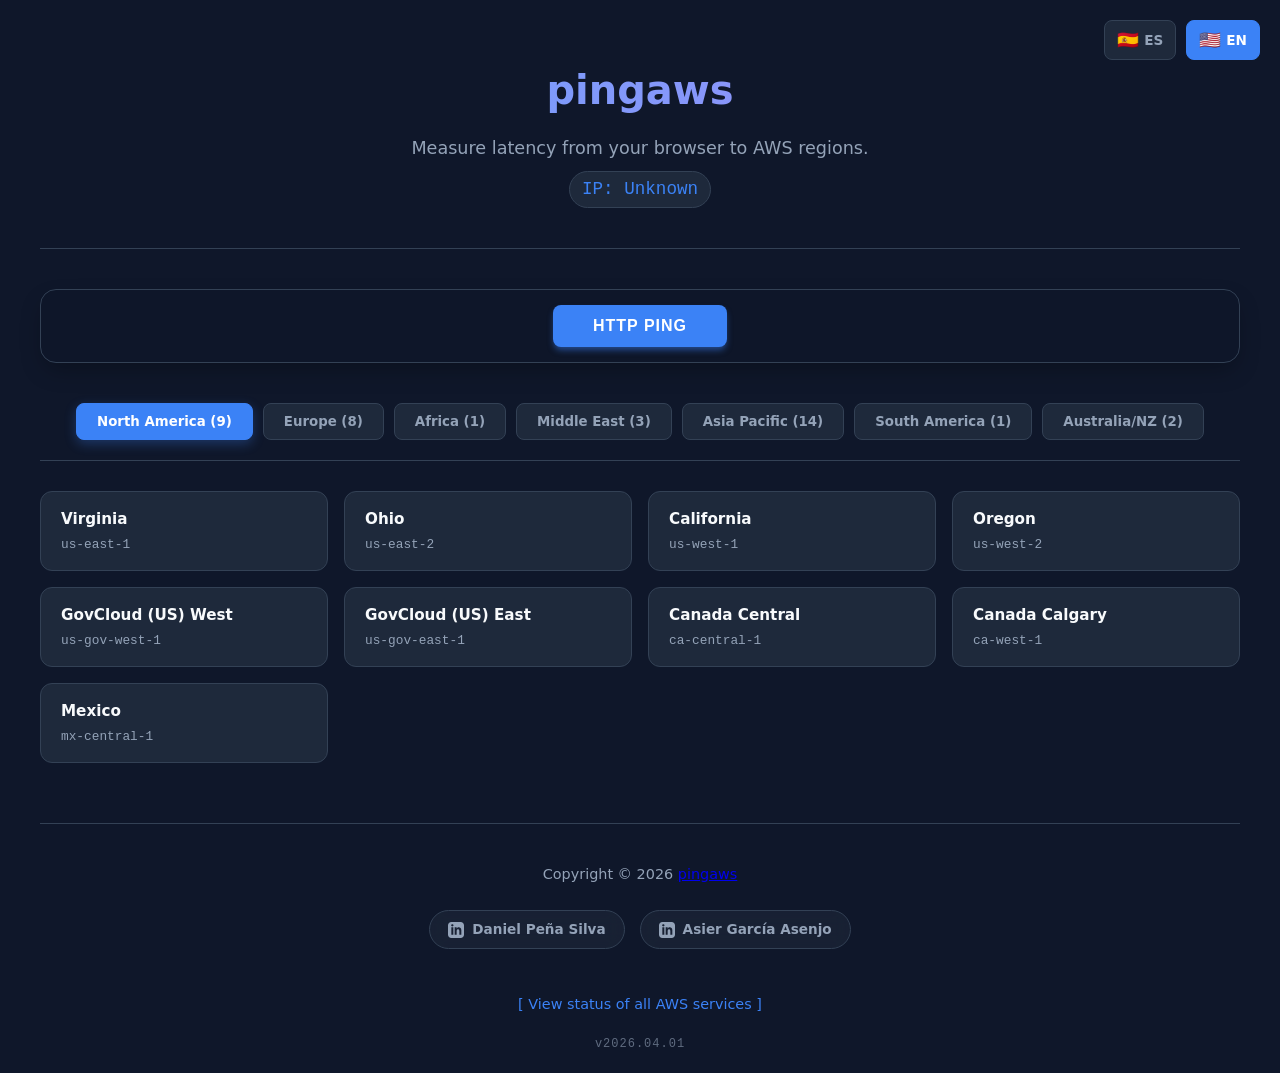
<file: en.htm>
<!DOCTYPE html>
<html lang="en">

<head>
    <meta charset="UTF-8">
    <meta name="viewport" content="width=device-width, initial-scale=1.0">
    <title>AWS Latency Test - Ping All AWS Regions | pingaws</title>
    <meta name="description"
        content="Measure your network latency to all AWS regions directly from your browser. Fast, accurate, and secure HTTP ping test for Amazon Web Services.">
    <meta name="keywords"
        content="AWS latency, ping AWS, AWS regions, cloud latency test, AWS speed test, Amazon Web Services, cloud ping, network latency">
    <meta name="robots" content="index, follow">
    <link rel="canonical" href="https://danielcdmconsultores.github.io/pingaws/en.htm">
    <link rel="alternate" hreflang="es" href="https://danielcdmconsultores.github.io/pingaws/">
    <link rel="alternate" hreflang="en" href="https://danielcdmconsultores.github.io/pingaws/en.htm">
    <link rel="alternate" hreflang="x-default" href="https://danielcdmconsultores.github.io/pingaws/en.htm">

    <!-- Open Graph / Facebook -->
    <meta property="og:type" content="website">
    <meta property="og:url" content="https://danielcdmconsultores.github.io/pingaws/en.htm">
    <meta property="og:title" content="AWS Latency Test - Ping All AWS Regions">
    <meta property="og:description"
        content="Measure your network latency to all AWS regions directly from your browser. Fast, accurate, and secure HTTP ping test.">
    <meta property="og:image" content="pingaws.ico">

    <!-- Twitter -->
    <meta property="twitter:card" content="summary">
    <meta property="twitter:url" content="https://danielcdmconsultores.github.io/pingaws/en.htm">
    <meta property="twitter:title" content="AWS Latency Test - Ping All AWS Regions">
    <meta property="twitter:description"
        content="Measure your network latency to all AWS regions directly from your browser. Fast, accurate, and secure HTTP ping test.">
    <meta property="twitter:image" content="pingaws.ico">

    <link rel="icon" type="image/x-icon" href="pingaws.ico">
    <link rel="stylesheet" href="style.css">
    <script src="https://l2.io/ip.js?var=userip"></script>
    <script src="jquery-4.0.0.min.js"></script>

    <!-- Structured Data -->
    <script type="application/ld+json">
  {
    "@context": "https://schema.org",
    "@type": "WebApplication",
    "name": "AWS Latency Test",
    "url": "https://danielcdmconsultores.github.io/pingaws/en.htm",
    "description": "A browser-based tool to measure network latency to all Amazon Web Services (AWS) regions.",
    "applicationCategory": "UtilityApplication",
    "operatingSystem": "Any",
    "offers": {
      "@type": "Offer",
      "price": "0",
      "priceCurrency": "USD"
    },
    "author": {
      "@type": "Person",
      "name": "Daniel Peña Silva"
    }
  }
  </script>
</head>

<body>

    <div class="lang-switcher">
        <a href="index.htm" class="lang-link"><span class="flag">🇪🇸</span> ES</a>
        <a href="en.htm" class="lang-link active"><span class="flag">🇺🇸</span> EN</a>
    </div>

    <main class="container">
        <header>
            <h1>pingaws</h1>
            <p class="subtitle">
                Measure latency from your browser to AWS regions.<br>
                <span class="ip-display">IP:
                    <script>document.write(typeof userip !== 'undefined' ? userip : "Unknown");</script>
                </span>
            </p>
        </header>

        <div class="controls">
            <div id="imageCell"></div>
            <input type="submit" id="pingbutton" value="HTTP PING">
        </div>

        <!-- Tabs Navigation -->
        <div class="tabs-nav">
            <button class="tab-btn active" data-tab="na">North America (9)</button>
            <button class="tab-btn" data-tab="eu">Europe (8)</button>
            <button class="tab-btn" data-tab="af">Africa (1)</button>
            <button class="tab-btn" data-tab="me">Middle East (3)</button>
            <button class="tab-btn" data-tab="ap">Asia Pacific (14)</button>
            <button class="tab-btn" data-tab="sa">South America (1)</button>
            <button class="tab-btn" data-tab="au">Australia/NZ (2)</button>
        </div>

        <div id="regions-container">

            <!-- North America -->
            <div id="na" class="tab-content active">
                <div class="regions-grid">
                    <div class="region-card">
                        <div class="region-info">
                            <div class="region-name">Virginia</div>
                            <div class="region-code">us-east-1</div>
                        </div>
                        <div class="latency" id="us-east-1" endpoint="http://dynamodb.us-east-1.amazonaws.com/">&nbsp;
                        </div>
                    </div>
                    <div class="region-card">
                        <div class="region-info">
                            <div class="region-name">Ohio</div>
                            <div class="region-code">us-east-2</div>
                        </div>
                        <div class="latency" id="us-east-2" endpoint="http://dynamodb.us-east-2.amazonaws.com/">&nbsp;
                        </div>
                    </div>
                    <div class="region-card">
                        <div class="region-info">
                            <div class="region-name">California</div>
                            <div class="region-code">us-west-1</div>
                        </div>
                        <div class="latency" id="us-west-1" endpoint="http://dynamodb.us-west-1.amazonaws.com/">&nbsp;
                        </div>
                    </div>
                    <div class="region-card">
                        <div class="region-info">
                            <div class="region-name">Oregon</div>
                            <div class="region-code">us-west-2</div>
                        </div>
                        <div class="latency" id="us-west-2" endpoint="http://dynamodb.us-west-2.amazonaws.com/">&nbsp;
                        </div>
                    </div>
                    <div class="region-card">
                        <div class="region-info">
                            <div class="region-name">GovCloud (US) West</div>
                            <div class="region-code">us-gov-west-1</div>
                        </div>
                        <div class="latency" id="us-gov-west-1" endpoint="http://dynamodb.us-gov-west-1.amazonaws.com/">
                            &nbsp;</div>
                    </div>
                    <div class="region-card">
                        <div class="region-info">
                            <div class="region-name">GovCloud (US) East</div>
                            <div class="region-code">us-gov-east-1</div>
                        </div>
                        <div class="latency" id="us-gov-east-1" endpoint="http://dynamodb.us-gov-east-1.amazonaws.com/">
                            &nbsp;</div>
                    </div>
                    <div class="region-card">
                        <div class="region-info">
                            <div class="region-name">Canada Central</div>
                            <div class="region-code">ca-central-1</div>
                        </div>
                        <div class="latency" id="ca-central-1" endpoint="http://dynamodb.ca-central-1.amazonaws.com/">
                            &nbsp;</div>
                    </div>
                    <div class="region-card">
                        <div class="region-info">
                            <div class="region-name">Canada Calgary</div>
                            <div class="region-code">ca-west-1</div>
                        </div>
                        <div class="latency" id="ca-west-1" endpoint="http://dynamodb.ca-west-1.amazonaws.com/">&nbsp;
                        </div>
                    </div>
                    <div class="region-card">
                        <div class="region-info">
                            <div class="region-name">Mexico</div>
                            <div class="region-code">mx-central-1</div>
                        </div>
                        <div class="latency" id="mx-central-1" endpoint="http://dynamodb.mx-central-1.amazonaws.com/">
                            &nbsp;</div>
                    </div>
                </div>
            </div>

            <!-- Europe -->
            <div id="eu" class="tab-content">
                <div class="regions-grid">
                    <div class="region-card">
                        <div class="region-info">
                            <div class="region-name">Spain</div>
                            <div class="region-code">eu-south-2</div>
                        </div>
                        <div class="latency" id="eu-south-2" endpoint="http://dynamodb.eu-south-2.amazonaws.com/">&nbsp;
                        </div>
                    </div>
                    <div class="region-card">
                        <div class="region-info">
                            <div class="region-name">Milan</div>
                            <div class="region-code">eu-south-1</div>
                        </div>
                        <div class="latency" id="eu-south-1" endpoint="http://dynamodb.eu-south-1.amazonaws.com/">&nbsp;
                        </div>
                    </div>
                    <div class="region-card">
                        <div class="region-info">
                            <div class="region-name">Ireland</div>
                            <div class="region-code">eu-west-1</div>
                        </div>
                        <div class="latency" id="eu-west-1" endpoint="http://dynamodb.eu-west-1.amazonaws.com/">&nbsp;
                        </div>
                    </div>
                    <div class="region-card">
                        <div class="region-info">
                            <div class="region-name">Switzerland</div>
                            <div class="region-code">eu-central-2</div>
                        </div>
                        <div class="latency" id="eu-central-2" endpoint="http://dynamodb.eu-central-2.amazonaws.com/">
                            &nbsp;</div>
                    </div>
                    <div class="region-card">
                        <div class="region-info">
                            <div class="region-name">Frankfurt</div>
                            <div class="region-code">eu-central-1</div>
                        </div>
                        <div class="latency" id="eu-central-1" endpoint="http://dynamodb.eu-central-1.amazonaws.com/">
                            &nbsp;</div>
                    </div>
                    <div class="region-card">
                        <div class="region-info">
                            <div class="region-name">Paris</div>
                            <div class="region-code">eu-west-3</div>
                        </div>
                        <div class="latency" id="eu-west-3" endpoint="http://dynamodb.eu-west-3.amazonaws.com/">&nbsp;
                        </div>
                    </div>
                    <div class="region-card">
                        <div class="region-info">
                            <div class="region-name">Stockholm</div>
                            <div class="region-code">eu-north-1</div>
                        </div>
                        <div class="latency" id="eu-north-1" endpoint="http://dynamodb.eu-north-1.amazonaws.com/">&nbsp;
                        </div>
                    </div>
                    <div class="region-card">
                        <div class="region-info">
                            <div class="region-name">London</div>
                            <div class="region-code">eu-west-2</div>
                        </div>
                        <div class="latency" id="eu-west-2" endpoint="http://dynamodb.eu-west-2.amazonaws.com/">&nbsp;
                        </div>
                    </div>
                </div>
            </div>

            <!-- Africa -->
            <div id="af" class="tab-content">
                <div class="regions-grid">
                    <div class="region-card">
                        <div class="region-info">
                            <div class="region-name">Cape Town</div>
                            <div class="region-code">af-south-1</div>
                        </div>
                        <div class="latency" id="af-south-1" endpoint="http://dynamodb.af-south-1.amazonaws.com/">&nbsp;
                        </div>
                    </div>
                </div>
            </div>

            <!-- Middle East -->
            <div id="me" class="tab-content">
                <div class="regions-grid">
                    <div class="region-card">
                        <div class="region-info">
                            <div class="region-name">Bahrain</div>
                            <div class="region-code">me-south-1</div>
                        </div>
                        <div class="latency" id="me-south-1" endpoint="http://dynamodb.me-south-1.amazonaws.com/">&nbsp;
                        </div>
                    </div>
                    <div class="region-card">
                        <div class="region-info">
                            <div class="region-name">UAE</div>
                            <div class="region-code">me-central-1</div>
                        </div>
                        <div class="latency" id="me-central-1" endpoint="http://dynamodb.me-central-1.amazonaws.com/">
                            &nbsp;</div>
                    </div>
                    <div class="region-card">
                        <div class="region-info">
                            <div class="region-name">Israel (Tel Aviv)</div>
                            <div class="region-code">il-central-1</div>
                        </div>
                        <div class="latency" id="il-central-1" endpoint="http://dynamodb.il-central-1.amazonaws.com/">
                            &nbsp;</div>
                    </div>
                </div>
            </div>

            <!-- Asia Pacific -->
            <div id="ap" class="tab-content">
                <div class="regions-grid">
                    <div class="region-card">
                        <div class="region-info">
                            <div class="region-name">Mumbai</div>
                            <div class="region-code">ap-south-1</div>
                        </div>
                        <div class="latency" id="ap-south-1" endpoint="http://dynamodb.ap-south-1.amazonaws.com/">&nbsp;
                        </div>
                    </div>
                    <div class="region-card">
                        <div class="region-info">
                            <div class="region-name">Seoul</div>
                            <div class="region-code">ap-northeast-2</div>
                        </div>
                        <div class="latency" id="ap-northeast-2"
                            endpoint="http://dynamodb.ap-northeast-2.amazonaws.com/">&nbsp;
                        </div>
                    </div>
                    <div class="region-card">
                        <div class="region-info">
                            <div class="region-name">Singapore</div>
                            <div class="region-code">ap-southeast-1</div>
                        </div>
                        <div class="latency" id="ap-southeast-1"
                            endpoint="http://dynamodb.ap-southeast-1.amazonaws.com/">&nbsp;
                        </div>
                    </div>
                    <div class="region-card">
                        <div class="region-info">
                            <div class="region-name">Tokyo</div>
                            <div class="region-code">ap-northeast-1</div>
                        </div>
                        <div class="latency" id="ap-northeast-1"
                            endpoint="http://dynamodb.ap-northeast-1.amazonaws.com/">&nbsp;
                        </div>
                    </div>
                    <div class="region-card">
                        <div class="region-info">
                            <div class="region-name">Osaka</div>
                            <div class="region-code">ap-northeast-3</div>
                        </div>
                        <div class="latency" id="ap-northeast-3"
                            endpoint="http://dynamodb.ap-northeast-3.amazonaws.com/">&nbsp;
                        </div>
                    </div>
                    <div class="region-card">
                        <div class="region-info">
                            <div class="region-name">Hong Kong</div>
                            <div class="region-code">ap-east-1</div>
                        </div>
                        <div class="latency" id="ap-east-1" endpoint="http://dynamodb.ap-east-1.amazonaws.com/">&nbsp;
                        </div>
                    </div>
                    <div class="region-card">
                        <div class="region-info">
                            <div class="region-name">Hyderabad</div>
                            <div class="region-code">ap-south-2</div>
                        </div>
                        <div class="latency" id="ap-south-2" endpoint="http://dynamodb.ap-south-2.amazonaws.com/">&nbsp;
                        </div>
                    </div>
                    <div class="region-card">
                        <div class="region-info">
                            <div class="region-name">Jakarta</div>
                            <div class="region-code">ap-southeast-3</div>
                        </div>
                        <div class="latency" id="ap-southeast-3"
                            endpoint="http://dynamodb.ap-southeast-3.amazonaws.com/">&nbsp;
                        </div>
                    </div>
                    <div class="region-card">
                        <div class="region-info">
                            <div class="region-name">Beijing</div>
                            <div class="region-code">cn-north-1</div>
                        </div>
                        <div class="latency" id="cn-north-1" endpoint="http://dynamodb.cn-north-1.amazonaws.com.cn/">
                            &nbsp;</div>
                    </div>
                    <div class="region-card">
                        <div class="region-info">
                            <div class="region-name">Ningxia</div>
                            <div class="region-code">cn-northwest-1</div>
                        </div>
                        <div class="latency" id="cn-northwest-1"
                            endpoint="http://dynamodb.cn-northwest-1.amazonaws.com.cn/">&nbsp;
                        </div>
                    </div>
                    <div class="region-card">
                        <div class="region-info">
                            <div class="region-name">Malaysia</div>
                            <div class="region-code">ap-southeast-5</div>
                        </div>
                        <div class="latency" id="ap-southeast-5"
                            endpoint="http://dynamodb.ap-southeast-5.amazonaws.com/">&nbsp;
                        </div>
                    </div>
                    <div class="region-card">
                        <div class="region-info">
                            <div class="region-name">Thailand</div>
                            <div class="region-code">ap-southeast-7</div>
                        </div>
                        <div class="latency" id="ap-southeast-7"
                            endpoint="http://dynamodb.ap-southeast-7.amazonaws.com/">&nbsp;
                        </div>
                    </div>
                    <div class="region-card">
                        <div class="region-info">
                            <div class="region-name">Auckland</div>
                            <div class="region-code">ap-southeast-6</div>
                        </div>
                        <div class="latency" id="ap-southeast-6"
                            endpoint="http://dynamodb.ap-southeast-6.amazonaws.com/">&nbsp;
                        </div>
                    </div>
                    <div class="region-card">
                        <div class="region-info">
                            <div class="region-name">Taipei</div>
                            <div class="region-code">ap-east-2</div>
                        </div>
                        <div class="latency" id="ap-east-2"
                            endpoint="http://dynamodb.ap-east-2.amazonaws.com/">&nbsp;
                        </div>
                    </div>
                </div>
            </div>

            <!-- South America -->
            <div id="sa" class="tab-content">
                <div class="regions-grid">
                    <div class="region-card">
                        <div class="region-info">
                            <div class="region-name">São Paulo</div>
                            <div class="region-code">sa-east-1</div>
                        </div>
                        <div class="latency" id="sa-east-1" endpoint="http://dynamodb.sa-east-1.amazonaws.com/">&nbsp;
                        </div>
                    </div>
                </div>
            </div>

            <!-- Australia/NZ -->
            <div id="au" class="tab-content">
                <div class="regions-grid">
                    <div class="region-card">
                        <div class="region-info">
                            <div class="region-name">Sydney</div>
                            <div class="region-code">ap-southeast-2</div>
                        </div>
                        <div class="latency" id="ap-southeast-2"
                            endpoint="http://dynamodb.ap-southeast-2.amazonaws.com/">&nbsp;
                        </div>
                    </div>
                    <div class="region-card">
                        <div class="region-info">
                            <div class="region-name">Melbourne</div>
                            <div class="region-code">ap-southeast-4</div>
                        </div>
                        <div class="latency" id="ap-southeast-4"
                            endpoint="http://dynamodb.ap-southeast-4.amazonaws.com/">&nbsp;
                        </div>
                    </div>
                </div>
            </div>

        </div>

        <footer>
            <p>Copyright &copy; 2026 <a href="https://danielcdmconsultores.github.io/pingaws/en.htm">pingaws</a></p>
            <div class="footer-links">
                <a href="https://es.linkedin.com/in/danielsilva73" class="linkedin-link" target="_blank" rel="noopener noreferrer">
                    <svg xmlns="http://www.w3.org/2000/svg" viewBox="0 0 24 24"><path d="M19 0h-14c-2.761 0-5 2.239-5 5v14c0 2.761 2.239 5 5 5h14c2.762 0 5-2.239 5-5v-14c0-2.761-2.238-5-5-5zm-11 19h-3v-11h3v11zm-1.5-12.268c-.966 0-1.75-.79-1.75-1.764s.784-1.764 1.75-1.764 1.75.79 1.75 1.764-.783 1.764-1.75 1.764zm13.5 12.268h-3v-5.604c0-3.368-4-3.113-4 0v5.604h-3v-11h3v1.765c1.396-2.586 7-2.777 7 2.476v6.759z"/></svg>
                    Daniel Peña Silva
                </a>
                <a href="https://es.linkedin.com/in/axiergarcia" class="linkedin-link" target="_blank" rel="noopener noreferrer">
                    <svg xmlns="http://www.w3.org/2000/svg" viewBox="0 0 24 24"><path d="M19 0h-14c-2.761 0-5 2.239-5 5v14c0 2.761 2.239 5 5 5h14c2.762 0 5-2.239 5-5v-14c0-2.761-2.238-5-5-5zm-11 19h-3v-11h3v11zm-1.5-12.268c-.966 0-1.75-.79-1.75-1.764s.784-1.764 1.75-1.764 1.75.79 1.75 1.764-.783 1.764-1.75 1.764zm13.5 12.268h-3v-5.604c0-3.368-4-3.113-4 0v5.604h-3v-11h3v1.765c1.396-2.586 7-2.777 7 2.476v6.759z"/></svg>
                    Asier García Asenjo
                </a>
            </div>
            <a href="https://health.aws.amazon.com/health/status" class="aws-status-link" target="_blank"
                rel="noopener noreferrer">[ View status of all AWS services ]</a>
            <div class="version">v2026.04.01</div>
        </footer>
    </main>

    <script type="text/javascript">
        var pingButton = $("#pingbutton");

        function disablePingButton() {
            pingButton.attr("disabled", "disabled");
            pingButton.val("Calculating latency...");
            pingButton.addClass("blink-calculating");
        }

        function enablePingButton() {
            pingButton.removeAttr("disabled");
            pingButton.val("HTTP Ping");
            pingButton.removeClass("blink-calculating");
        }

        function getURLParameter(name) {
            var regex = new RegExp('[?|&]' + name + '=' + '([^&;]+?)(&|#|;|$)');
            var matches = regex.exec(location.search);
            if (matches == null) {
                return null;
            }
            var value = matches[1];
            value = value.replace(/\+/g, '%20');
            return decodeURIComponent(value);
        }

        $(function () {
            // Tab Switching Logic
            $(".tab-btn").on("click", function () {
                var tabId = $(this).data("tab");

                // Remove active class from all buttons and contents
                $(".tab-btn").removeClass("active");
                $(".tab-content").removeClass("active");

                // Add active class to clicked button and target content
                $(this).addClass("active");
                $("#" + tabId).addClass("active");
            });

            $("#pingbutton").on("click", pingButtonClicked);
            if (getURLParameter("run")) {
                $("#pingbutton").trigger("click");
            }
        });

        function pingButtonClicked() {
            disablePingButton();
            // Clear previous results
            $(".latency").html("&nbsp;");
            $(".fastest-latency").removeClass("fastest-latency");
            $(".blink-fastest").removeClass("blink-fastest");

            var latencyBoxes = $(".latency").toArray();
            latencyBoxes.reverse();
            doNextBox(latencyBoxes);
        }

        function doNextBox(latencyBoxes) {
            var box = latencyBoxes.pop();
            if (box) {
                var region = box.id;
                var endpoint = box.getAttribute("endpoint");
                step1_connect(box, region, endpoint, latencyBoxes);
            } else {
                markFastestLatency();
                enablePingButton();
            }
        }

        var imageCell = $("#imageCell");

        function ping_endpoint(endpoint, onComplete) {
            var randomString = Math.floor(Math.random() * 0xFFFFFFFFFFFFFFFF).toString(36);
            var targetUrl = endpoint + "ping?x=" + randomString;
            imageCell.empty();
            imageCell.html("<img id='pingImage' style='display: none'>");
            var pingImage = $("#pingImage");
            pingImage.on("error", onComplete);
            pingImage.attr("src", targetUrl);
        }

        function step1_connect(box, region, endpoint, latencyBoxes) {
            $(box).html("...");
            ping_endpoint(endpoint, function () {
                step2_ping(box, region, endpoint, latencyBoxes);
            });
        }

        function currentTimeMillis() {
            return (new Date()).getTime();
        }

        function step2_ping(box, region, endpoint, latencyBoxes) {
            $(box).html("ping");
            var startTime = currentTimeMillis();
            ping_endpoint(endpoint, function () {
                step3_finish(startTime, box, region, endpoint, latencyBoxes);
            });
        }

        function step3_finish(startTime, box, region, endpoint, latencyBoxes) {
            var endTime = currentTimeMillis();
            var elapsed = endTime - startTime;
            var resultText = elapsed.toString() + " ms";
            $(box).html(resultText);
            doNextBox(latencyBoxes);
        }

        function markFastestLatency() {
            var minLatency = Infinity;
            var minBox = null;
            $(".latency").each(function () {
                var latencyText = $(this).text();
                if (latencyText.endsWith("ms")) {
                    var latency = parseInt(latencyText.replace(" ms", ""));
                    if (latency < minLatency) {
                        minLatency = latency;
                        minBox = $(this);
                    }
                }
            });
            if (minBox) {
                var currentText = minBox.html();
                minBox.html("<span class='fastest-latency'>* " + currentText + "</span>");

                // Add blinking to the region card
                minBox.closest(".region-card").addClass("blink-fastest");

                // Find the tab and blink it
                var tabId = minBox.closest(".tab-content").attr("id");
                if (tabId) {
                    var tabBtn = $(".tab-btn[data-tab='" + tabId + "']");
                    tabBtn.addClass("blink-fastest");
                    tabBtn.click();
                }
            }
        }
    </script>

</body>

</html>
</file>
<file: style.css>
:root {
    --bg-color: #0f172a;
    --card-bg: #1e293b;
    --text-primary: #f8fafc;
    --text-secondary: #94a3b8;
    --accent: #3b82f6;
    --accent-hover: #2563eb;
    --success: #22c55e;
    --border: #334155;
    --font-family: 'Inter', system-ui, -apple-system, sans-serif;
}

* {
    box-sizing: border-box;
    margin: 0;
    padding: 0;
}

body {
    background-color: var(--bg-color);
    color: var(--text-primary);
    font-family: var(--font-family);
    line-height: 1.5;
    padding: 20px;
    -webkit-font-smoothing: antialiased;
}

.container {
    max-width: 1200px;
    margin: 0 auto;
}

header {
    text-align: center;
    margin-bottom: 40px;
    padding: 40px 0;
    border-bottom: 1px solid var(--border);
}

h1 {
    font-size: 2.5rem;
    font-weight: 800;
    background: linear-gradient(to right, #60a5fa, #a78bfa);
    -webkit-background-clip: text;
    background-clip: text;
    -webkit-text-fill-color: transparent;
    margin-bottom: 15px;
}

.subtitle {
    color: var(--text-secondary);
    font-size: 1.1rem;
}

.ip-display {
    display: inline-block;
    background: var(--card-bg);
    padding: 4px 12px;
    border-radius: 20px;
    font-family: monospace;
    color: var(--accent);
    margin-top: 10px;
    border: 1px solid var(--border);
}

.controls {
    display: flex;
    justify-content: center;
    align-items: center;
    gap: 20px;
    margin-bottom: 40px;
    position: sticky;
    top: 20px;
    z-index: 100;
    background: rgba(15, 23, 42, 0.85);
    -webkit-backdrop-filter: blur(12px);
    backdrop-filter: blur(12px);
    padding: 15px;
    border-radius: 16px;
    border: 1px solid var(--border);
    box-shadow: 0 10px 25px -5px rgba(0, 0, 0, 0.3);
}

#pingbutton {
    background-color: var(--accent);
    color: white;
    border: none;
    padding: 12px 40px;
    font-size: 1rem;
    font-weight: 700;
    border-radius: 8px;
    cursor: pointer;
    transition: all 0.2s;
    text-transform: uppercase;
    letter-spacing: 1px;
    box-shadow: 0 4px 6px -1px rgba(59, 130, 246, 0.5);
}

#pingbutton:hover:not(:disabled) {
    background-color: var(--accent-hover);
    transform: translateY(-2px);
    box-shadow: 0 6px 12px -2px rgba(59, 130, 246, 0.6);
}

#pingbutton:disabled {
    opacity: 0.6;
    cursor: not-allowed;
    transform: none;
    filter: grayscale(0.5);
}

#imageCell {
    width: 0;
    height: 0;
    overflow: hidden;
    position: absolute;
}

/* Tabs Styles */
.tabs-nav {
    display: flex;
    justify-content: center;
    flex-wrap: wrap;
    gap: 10px;
    margin-bottom: 30px;
    padding-bottom: 20px;
    border-bottom: 1px solid var(--border);
}

.tab-btn {
    background-color: var(--card-bg);
    color: var(--text-secondary);
    border: 1px solid var(--border);
    padding: 10px 20px;
    border-radius: 8px;
    cursor: pointer;
    font-weight: 600;
    transition: all 0.2s;
    font-family: var(--font-family);
}

.tab-btn:hover {
    background-color: #2d3b4e;
    color: var(--text-primary);
}

.tab-btn.active {
    background-color: var(--accent);
    color: white;
    border-color: var(--accent);
    box-shadow: 0 4px 12px rgba(59, 130, 246, 0.3);
}

.tab-content {
    display: none;
    animation: fadeIn 0.3s ease-in-out;
}

.tab-content.active {
    display: block;
}

@keyframes fadeIn {
    from {
        opacity: 0;
        transform: translateY(10px);
    }

    to {
        opacity: 1;
        transform: translateY(0);
    }
}

.regions-grid {
    display: grid;
    grid-template-columns: repeat(auto-fill, minmax(280px, 1fr));
    gap: 16px;
    margin-bottom: 30px;
}

.continent-title {
    display: none;
    /* Hidden in tabs view as the tab button serves as title */
}

.region-card {
    background-color: var(--card-bg);
    border: 1px solid var(--border);
    border-radius: 12px;
    padding: 16px 20px;
    display: flex;
    justify-content: space-between;
    align-items: center;
    transition: all 0.2s ease;
}

.region-card:hover {
    transform: translateY(-2px);
    border-color: var(--accent);
    box-shadow: 0 4px 12px rgba(0, 0, 0, 0.2);
}

.region-info {
    display: flex;
    flex-direction: column;
}

.region-name {
    font-weight: 600;
    font-size: 0.95rem;
    margin-bottom: 4px;
    color: var(--text-primary);
}

.region-code {
    font-size: 0.8rem;
    color: var(--text-secondary);
    font-family: monospace;
}

.latency {
    font-family: monospace;
    font-size: 1.1rem;
    font-weight: 700;
    color: var(--text-secondary);
    text-align: right;
}

.fastest-latency {
    color: var(--success);
    text-shadow: 0 0 15px rgba(34, 197, 94, 0.4);
}

footer {
    text-align: center;
    margin-top: 60px;
    padding-top: 40px;
    border-top: 1px solid var(--border);
    color: var(--text-secondary);
    font-size: 0.9rem;
}

.footer-links {
    display: flex;
    justify-content: center;
    gap: 15px;
    margin: 25px 0;
    flex-wrap: wrap;
}

.linkedin-link {
    display: flex;
    align-items: center;
    gap: 8px;
    padding: 8px 18px;
    background: rgba(30, 41, 59, 0.6);
    border: 1px solid var(--border);
    border-radius: 50px;
    color: var(--text-secondary);
    text-decoration: none;
    font-size: 0.85rem;
    font-weight: 600;
    transition: all 0.3s ease;
    -webkit-backdrop-filter: blur(8px);
    backdrop-filter: blur(8px);
}

.linkedin-link:hover {
    background: var(--accent);
    color: white;
    border-color: var(--accent);
    transform: translateY(-3px);
    box-shadow: 0 8px 20px -5px rgba(59, 130, 246, 0.5);
}

.linkedin-link svg {
    width: 16px;
    height: 16px;
    fill: currentColor;
}

.aws-status-link {
    display: inline-block;
    margin-top: 20px;
    color: var(--accent);
    text-decoration: none;
    font-weight: 500;
    transition: color 0.2s;
}

.aws-status-link:hover {
    color: var(--accent-hover);
    text-decoration: underline;
}


/* Language Switcher */
.lang-switcher {
    position: absolute;
    top: 20px;
    right: 20px;
    display: flex;
    gap: 10px;
    z-index: 1000;
}

.lang-link {
    display: flex;
    align-items: center;
    gap: 5px;
    padding: 6px 12px;
    background: var(--card-bg);
    border: 1px solid var(--border);
    border-radius: 8px;
    color: var(--text-secondary);
    text-decoration: none;
    font-size: 0.85rem;
    font-weight: 600;
    transition: all 0.2s;
}

.lang-link:hover {
    border-color: var(--accent);
    color: var(--text-primary);
}

.lang-link.active {
    background: var(--accent);
    color: white;
    border-color: var(--accent);
}

.flag {
    font-size: 1.1rem;
}

/* Responsive adjustments */
@media (max-width: 600px) {
    .lang-switcher {
        position: static;
        justify-content: center;
        margin-bottom: 20px;
    }

    h1 {
        font-size: 1.8rem;
    }

    .controls {
        flex-direction: column;
        gap: 10px;
    }

    #pingbutton {
        width: 100%;
    }

    .regions-grid {
        grid-template-columns: 1fr;
    }

    .tabs-nav {
        flex-direction: column;
    }

    .tab-btn {
        width: 100%;
        text-align: center;
    }
}

@keyframes blink {
    0% {
        opacity: 1;
        box-shadow: 0 0 5px var(--success);
        border-color: var(--success);
    }

    50% {
        opacity: 0.6;
        box-shadow: 0 0 20px var(--success);
        border-color: var(--success);
    }

    100% {
        opacity: 1;
        box-shadow: 0 0 5px var(--success);
        border-color: var(--success);
    }
}

.blink-fastest {
    animation: blink 1s infinite;
    border-color: var(--success) !important;
    color: var(--success) !important;
}

@keyframes blinkButton {
    0% {
        opacity: 1;
    }

    50% {
        opacity: 0.5;
    }

    100% {
        opacity: 1;
    }
}

.blink-calculating {
    animation: blinkButton 0.8s infinite;
}

.version {
    font-size: 0.75rem;
    color: var(--text-secondary);
    opacity: 0.6;
    margin-top: 20px;
    font-family: monospace;
    letter-spacing: 1px;
}
</file>
